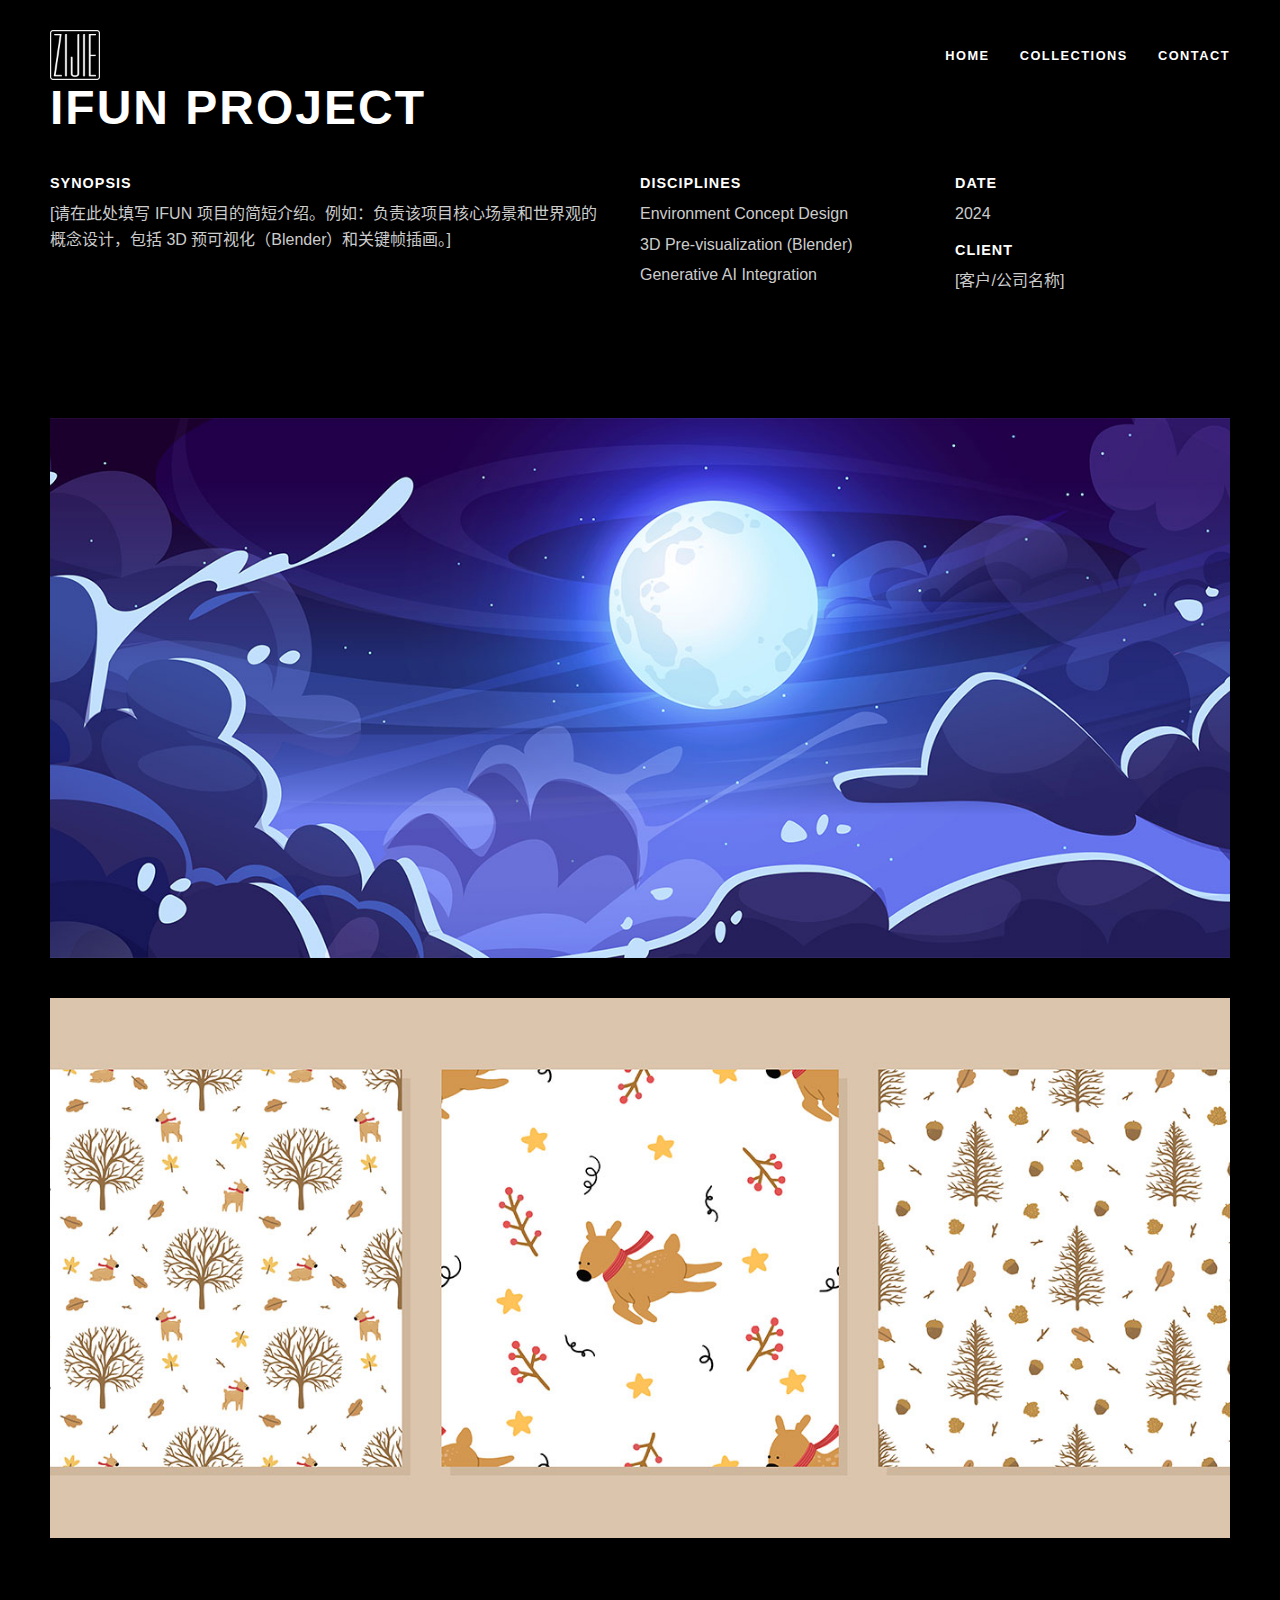
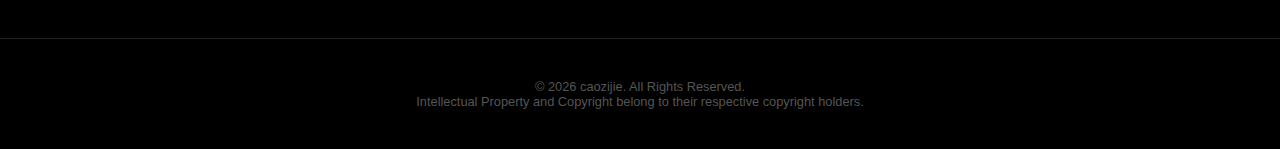
<file: page1.html>
<!DOCTYPE html>
<html lang="zh-CN">
<head>
    <meta charset="UTF-8">
    <meta name="viewport" content="width=device-width, initial-scale=1.0">
    <title>IFUN | ZIJIE Portfolio</title>
    
    <link rel="stylesheet" href="style.css"> 
    
</head>
<body>
    <button id="backToTopBtn" title="Back to Top" type="button" aria-label="回到顶部">↑</button>

    <nav class="navbar">
        <a href="index.html" class="logo" aria-label="ZIJIE"><span class="logo-icon" aria-hidden="true"></span></a>
        <div class="nav-menu">
            <a href="index.html">HOME</a>
            <a href="collections.html">COLLECTIONS</a>
            <a href="#">CONTACT</a>
        </div>
        <div class="hamburger" id="hamburger">
            <span></span>
            <span></span>
            <span></span>
        </div>
    </nav>

    <header class="project-header">
        <h1 class="project-title">IFUN PROJECT</h1>

        <div class="info-grid">
            
            <div class="info-col">
                <h3>SYNOPSIS</h3>
                <p>
                    [请在此处填写 IFUN 项目的简短介绍。例如：负责该项目核心场景和世界观的概念设计，包括 3D 预可视化（Blender）和关键帧插画。]
                </p>
            </div>

            <div class="info-col">
                <h3>DISCIPLINES</h3>
                <p>
                    Environment Concept Design
                </p>
                <p>
                    3D Pre-visualization (Blender)
                </p>
                <p>
                    Generative AI Integration
                </p>
            </div>

            <div class="info-col">
                <h3>DATE</h3>
                <p>
                    2024
                </p>
                <h3 style="margin-top: 15px;">CLIENT</h3>
                <p>
                    [客户/公司名称]
                </p>
            </div>
        </div>
    </header>

    <section class="image-section">
        <div class="hero-image" style="background-image: url('bg_ifun.jpg');">
        </div>
        
        <div class="hero-image" style="background-image: url('bg1_ifun.jpg');">
        </div>
        
    </section>

    <footer class="footer">
        <p>&copy; 2026 caozijie. All Rights Reserved.</p>
        <p>Intellectual Property and Copyright belong to their respective copyright holders.</p>
    </footer>

    <script src="script.js" defer></script>

</body>
</html>
</file>
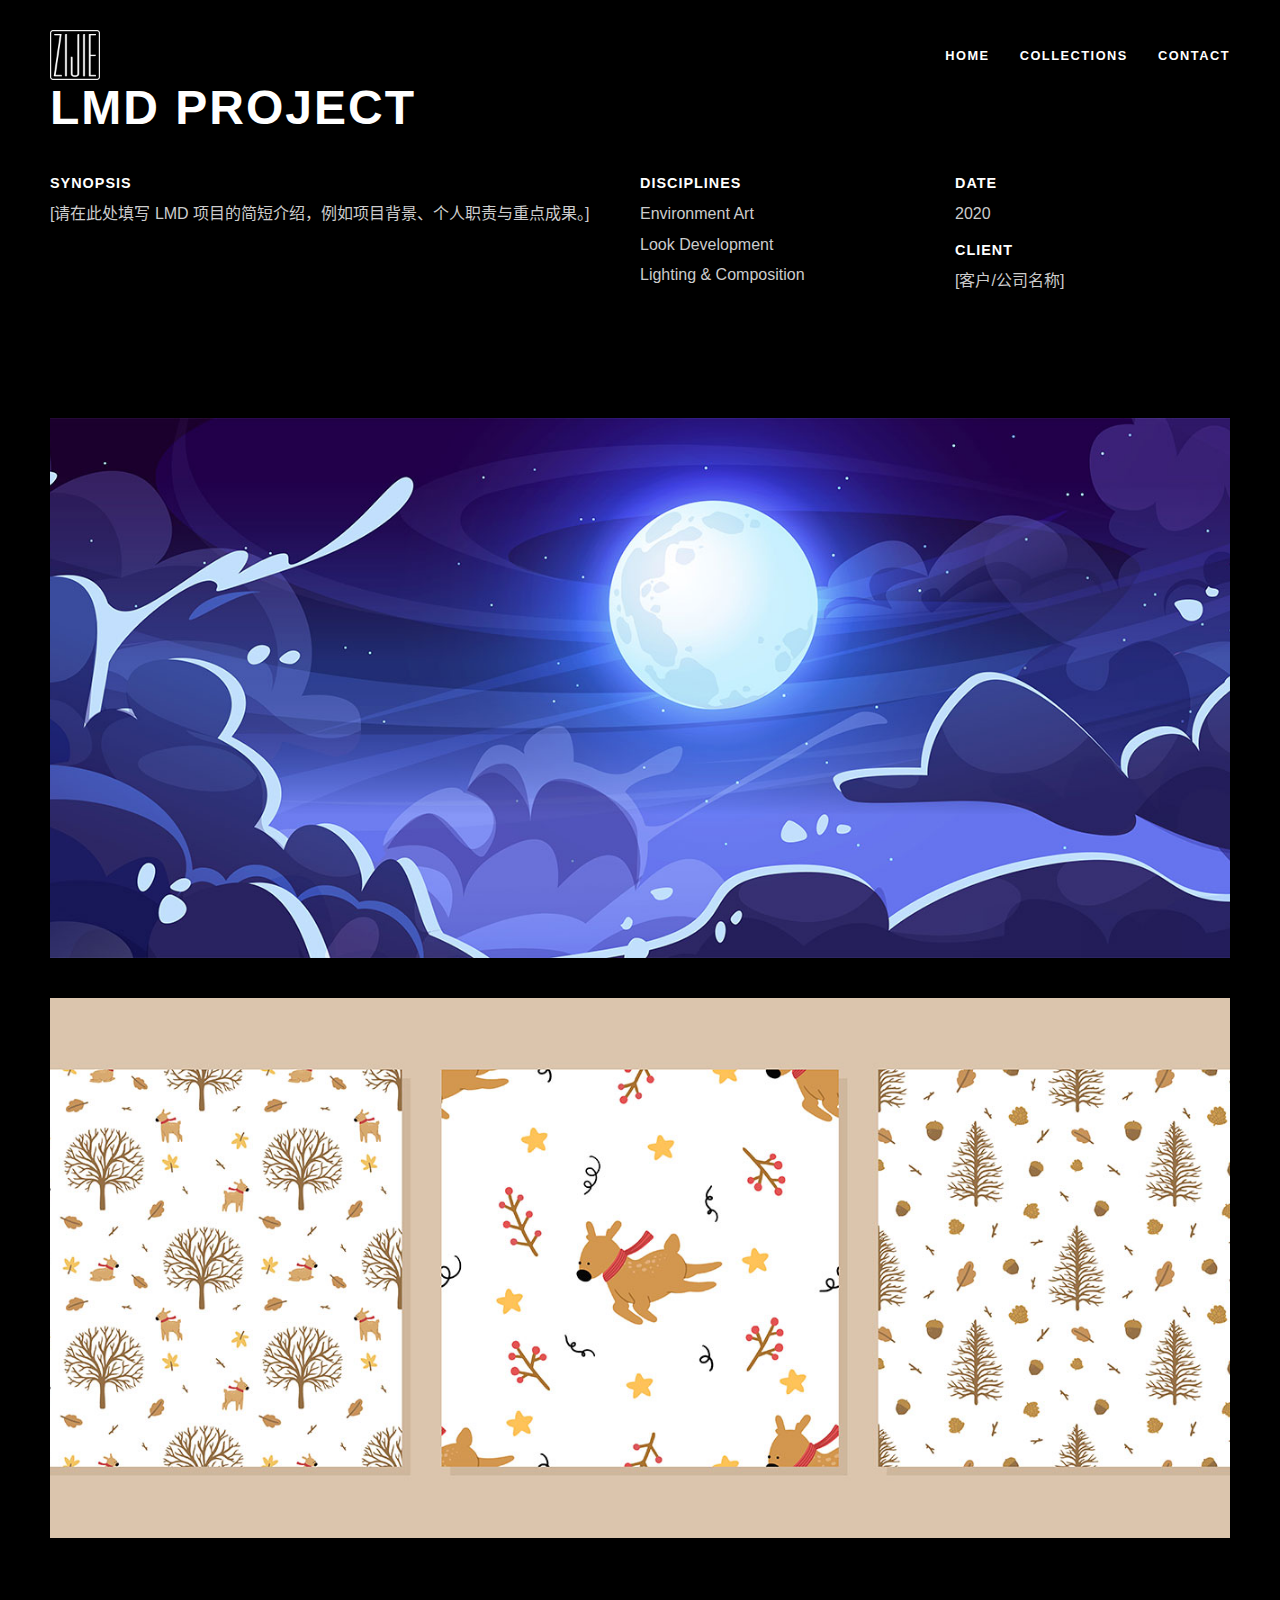
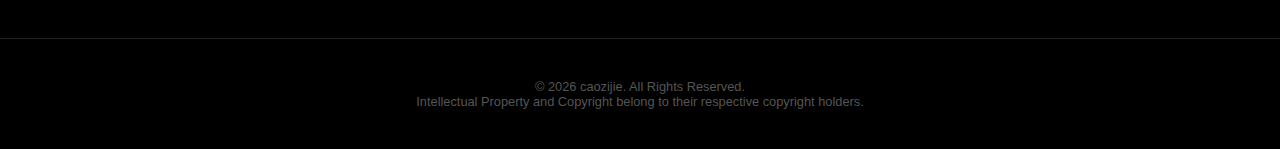
<file: page2.html>
<!DOCTYPE html>
<html lang="zh-CN">
<head>
    <meta charset="UTF-8">
    <meta name="viewport" content="width=device-width, initial-scale=1.0">
    <title>LMD | ZIJIE Portfolio</title>
    <link rel="stylesheet" href="style.css">
</head>
<body>
    <button id="backToTopBtn" title="Back to Top" type="button" aria-label="回到顶部">↑</button>

    <nav class="navbar">
        <a href="index.html" class="logo" aria-label="ZIJIE"><span class="logo-icon" aria-hidden="true"></span></a>
        <div class="nav-menu">
            <a href="index.html">HOME</a>
            <a href="collections.html">COLLECTIONS</a>
            <a href="#">CONTACT</a>
        </div>
        <div class="hamburger" id="hamburger">
            <span></span>
            <span></span>
            <span></span>
        </div>
    </nav>

    <header class="project-header">
        <h1 class="project-title">LMD PROJECT</h1>
        <div class="info-grid">
            <div class="info-col">
                <h3>SYNOPSIS</h3>
                <p>
                    [请在此处填写 LMD 项目的简短介绍，例如项目背景、个人职责与重点成果。]
                </p>
            </div>
            <div class="info-col">
                <h3>DISCIPLINES</h3>
                <p>Environment Art</p>
                <p>Look Development</p>
                <p>Lighting &amp; Composition</p>
            </div>
            <div class="info-col">
                <h3>DATE</h3>
                <p>2020</p>
                <h3 style="margin-top: 15px;">CLIENT</h3>
                <p>[客户/公司名称]</p>
            </div>
        </div>
    </header>

    <section class="image-section">
        <div class="hero-image" style="background-image: url('bg_ifun.jpg');"></div>
        <div class="hero-image" style="background-image: url('bg1_ifun.jpg');"></div>
    </section>

    <footer class="footer">
        <p>&copy; 2026 caozijie. All Rights Reserved.</p>
        <p>Intellectual Property and Copyright belong to their respective copyright holders.</p>
    </footer>

    <script src="script.js" defer></script>
</body>
</html>
</file>
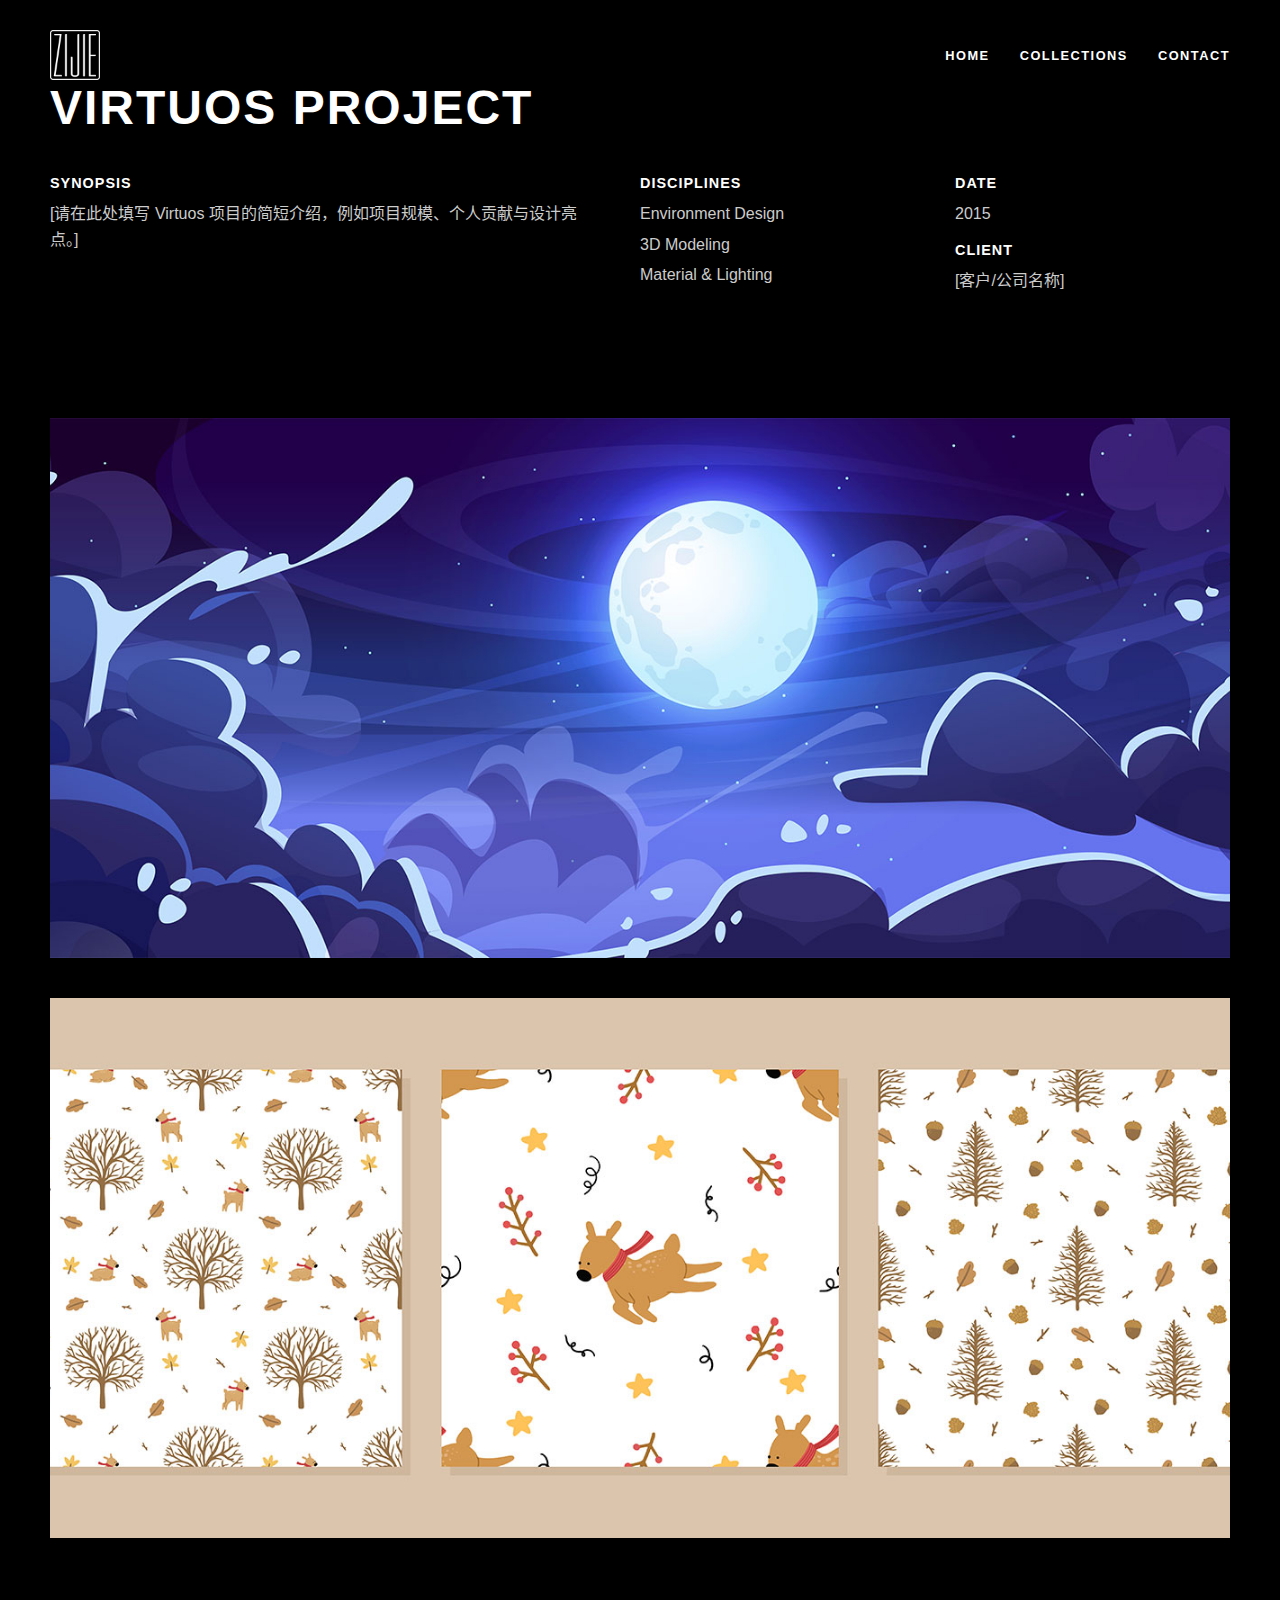
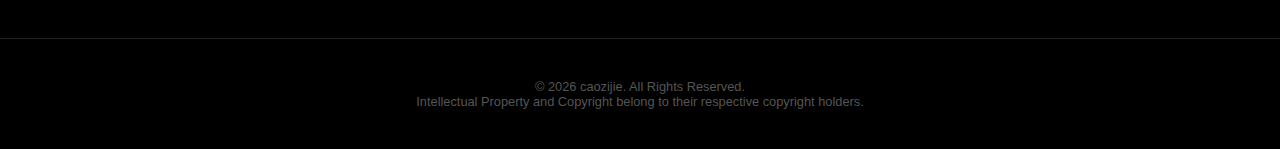
<file: page3.html>
<!DOCTYPE html>
<html lang="zh-CN">
<head>
    <meta charset="UTF-8">
    <meta name="viewport" content="width=device-width, initial-scale=1.0">
    <title>Virtuos | ZIJIE Portfolio</title>
    <link rel="stylesheet" href="style.css">
</head>
<body>
    <button id="backToTopBtn" title="Back to Top" type="button" aria-label="回到顶部">↑</button>

    <nav class="navbar">
        <a href="index.html" class="logo" aria-label="ZIJIE"><span class="logo-icon" aria-hidden="true"></span></a>
        <div class="nav-menu">
            <a href="index.html">HOME</a>
            <a href="collections.html">COLLECTIONS</a>
            <a href="#">CONTACT</a>
        </div>
        <div class="hamburger" id="hamburger">
            <span></span>
            <span></span>
            <span></span>
        </div>
    </nav>

    <header class="project-header">
        <h1 class="project-title">VIRTUOS PROJECT</h1>
        <div class="info-grid">
            <div class="info-col">
                <h3>SYNOPSIS</h3>
                <p>
                    [请在此处填写 Virtuos 项目的简短介绍，例如项目规模、个人贡献与设计亮点。]
                </p>
            </div>
            <div class="info-col">
                <h3>DISCIPLINES</h3>
                <p>Environment Design</p>
                <p>3D Modeling</p>
                <p>Material &amp; Lighting</p>
            </div>
            <div class="info-col">
                <h3>DATE</h3>
                <p>2015</p>
                <h3 style="margin-top: 15px;">CLIENT</h3>
                <p>[客户/公司名称]</p>
            </div>
        </div>
    </header>

    <section class="image-section">
        <div class="hero-image" style="background-image: url('bg_ifun.jpg');"></div>
        <div class="hero-image" style="background-image: url('bg1_ifun.jpg');"></div>
    </section>

    <footer class="footer">
        <p>&copy; 2026 caozijie. All Rights Reserved.</p>
        <p>Intellectual Property and Copyright belong to their respective copyright holders.</p>
    </footer>

    <script src="script.js" defer></script>
</body>
</html>
</file>
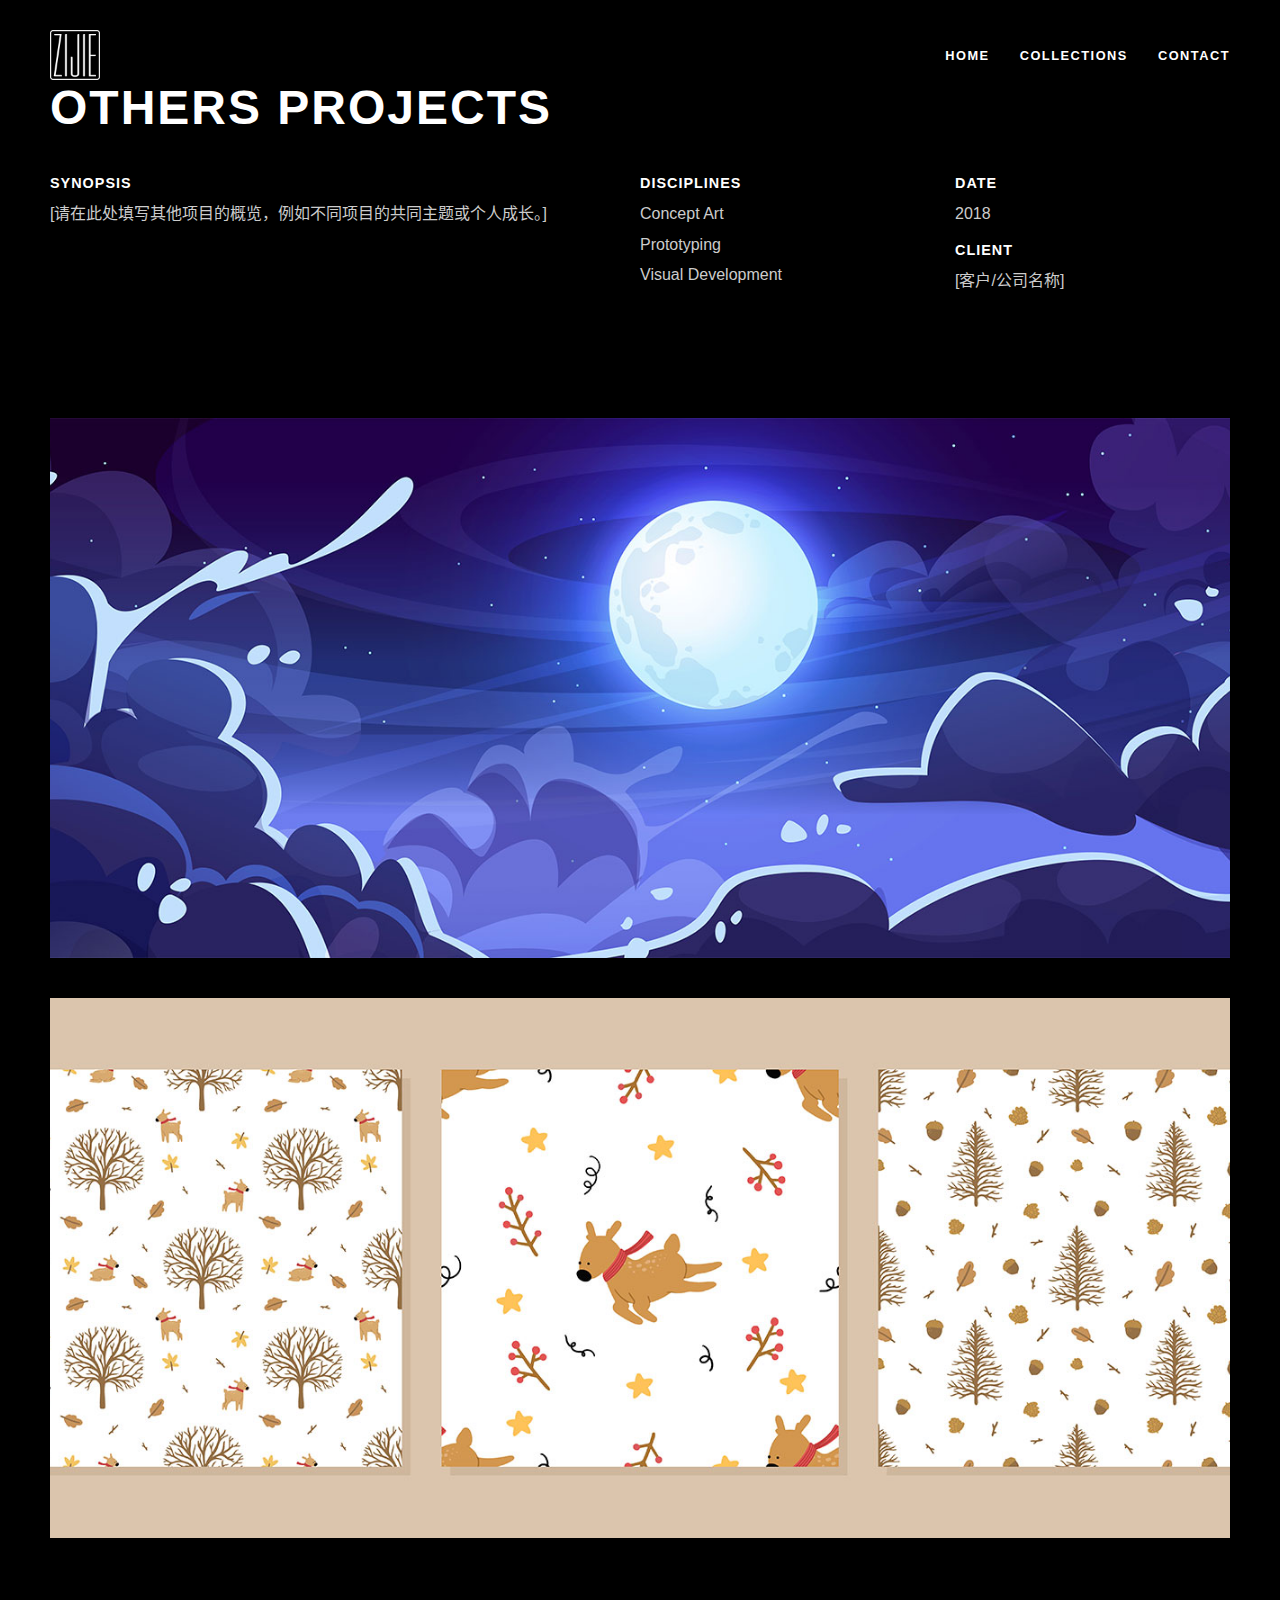
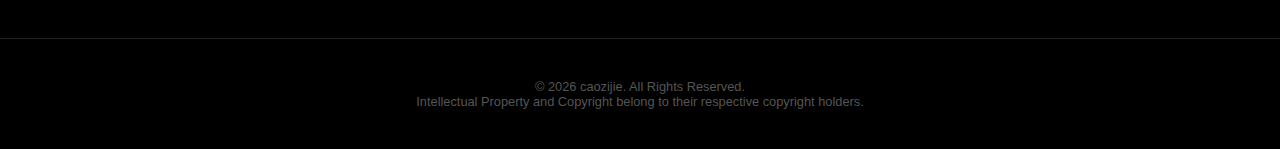
<file: page4.html>
<!DOCTYPE html>
<html lang="zh-CN">
<head>
    <meta charset="UTF-8">
    <meta name="viewport" content="width=device-width, initial-scale=1.0">
    <title>Others | ZIJIE Portfolio</title>
    <link rel="stylesheet" href="style.css">
</head>
<body>
    <button id="backToTopBtn" title="Back to Top" type="button" aria-label="回到顶部">↑</button>

    <nav class="navbar">
        <a href="index.html" class="logo" aria-label="ZIJIE"><span class="logo-icon" aria-hidden="true"></span></a>
        <div class="nav-menu">
            <a href="index.html">HOME</a>
            <a href="collections.html">COLLECTIONS</a>
            <a href="#">CONTACT</a>
        </div>
        <div class="hamburger" id="hamburger">
            <span></span>
            <span></span>
            <span></span>
        </div>
    </nav>

    <header class="project-header">
        <h1 class="project-title">OTHERS PROJECTS</h1>
        <div class="info-grid">
            <div class="info-col">
                <h3>SYNOPSIS</h3>
                <p>
                    [请在此处填写其他项目的概览，例如不同项目的共同主题或个人成长。]
                </p>
            </div>
            <div class="info-col">
                <h3>DISCIPLINES</h3>
                <p>Concept Art</p>
                <p>Prototyping</p>
                <p>Visual Development</p>
            </div>
            <div class="info-col">
                <h3>DATE</h3>
                <p>2018</p>
                <h3 style="margin-top: 15px;">CLIENT</h3>
                <p>[客户/公司名称]</p>
            </div>
        </div>
    </header>

    <section class="image-section">
        <div class="hero-image" style="background-image: url('bg_ifun.jpg');"></div>
        <div class="hero-image" style="background-image: url('bg1_ifun.jpg');"></div>
    </section>

    <footer class="footer">
        <p>&copy; 2026 caozijie. All Rights Reserved.</p>
        <p>Intellectual Property and Copyright belong to their respective copyright holders.</p>
    </footer>

    <script src="script.js" defer></script>
</body>
</html>
</file>
<file: style.css>
/* =========================================
   0. 颜色配置 (在这里修改颜色)
   ========================================= */
:root {
    /* 把 #ff4500 改成任何你想要的颜色代码即可 */
    --accent-color: #ff4500; 
}

/* 1. 全局重置 */
* {
    margin: 0;
    padding: 0;
    box-sizing: border-box;
}

html {
    scroll-behavior: smooth; /* 全局平滑滚动 */
}

body {
    font-family: 'Helvetica Neue', Arial, sans-serif;
    background-color: #000; /* 修复：将默认背景设为黑色，防止视频区域露出白色 */
    color: #000; /* 默认文字颜色依然是黑色（用于列表区域的悬停） */
    overflow-x: hidden;
    position: relative;
}

/* 2. 顶部导航栏 */
.navbar {
    position: absolute;
    top: 0;
    left: 0;
    width: 100%;
    padding: 30px 50px;
    display: flex;
    justify-content: space-between;
    align-items: center;
    z-index: 100;
}

/* 首页导航栏（默认白色 logo/文字） */
.navbar .logo-icon,
.navbar .hamburger span {
    background-color: white; /* 默认白色 */
}

.navbar .nav-menu a {
    color: white; /* 链接默认白色 */
}

/* 针对子页面的导航栏 (project-header 内部的 navbar) */
.project-header .navbar {
    position: relative; /* 项目页面的导航栏不再是绝对定位，方便与 header 一起滚动 */
    padding: 30px 50px 0 50px;
}

.logo {
    display: flex;
    align-items: center;
    text-decoration: none;
    letter-spacing: 2px;
    transition: color 0.3s;
}

/* 使用 PNG 作为遮罩（mask），背景色由 --accent-color 控制 */
.logo-icon {
    width: 50px;
    height: 50px;
    display: inline-block;
    background-color: white; 
    -webkit-mask: url("logo-150x150.png") no-repeat center / contain;
    mask: url("logo-150x150.png") no-repeat center / contain;
    transition: background-color 0.25s ease, transform 0.25s ease;
}

/* 悬停时使用统一的 accent 颜色 */
.logo:hover .logo-icon {
    background-color: var(--accent-color);
    transform: translateY(-2px);
}

.nav-menu {
    display: flex;
    gap: 30px;
}

.hamburger {
    display: none;
    flex-direction: column;
    cursor: pointer;
    gap: 4px;
}

.hamburger span {
    width: 25px;
    height: 3px;
    background-color: white;
    transition: 0.3s;
}

.hamburger.active span:nth-child(1) {
    transform: rotate(-45deg) translate(-5px, 5px);
}

.hamburger.active span:nth-child(2) {
    opacity: 0;
}

.hamburger.active span:nth-child(3) {
    transform: rotate(45deg) translate(-5px, -5px);
}

.nav-menu a {
    text-decoration: none;
    color: white; 
    font-size: 0.8rem;
    font-weight: bold;
    letter-spacing: 1.5px;
    text-transform: uppercase;
    transition: color 0.3s; /* 颜色渐变过渡 */
}

/* --- 鼠标悬停变色效果（对所有导航链接都有效） --- */
.nav-menu a:hover {
    color: var(--accent-color); /* 悬停时变橙色 */
}

.nav-menu a.is-active {
    color: var(--accent-color);
}

/* 3. Hero 区域 (视频背景) - 关键修复 */
.hero-section {
    position: relative;
    width: 100%;
    height: 75vh; 
    display: flex;
    flex-direction: column;
    justify-content: center;
    align-items: center;
    text-align: center;
    color: white;
    overflow: hidden;
}

.hero-video {
    position: absolute;
    top: 0;
    left: 0;
    width: 100%;
    height: 100%;
    object-fit: cover;
    z-index: -1;
}

.hero-overlay {
    position: absolute;
    top: 0;
    left: 0;
    width: 100%;
    height: 100%;
    background: rgba(0, 0, 0, 0.3);
    z-index: 0;
}

.hero-content {
    position: relative;
    z-index: 1;
    max-width: 900px;
    padding: 0 20px;
}

.hero-title {
    font-size: 4.5rem;
    font-weight: 800;
    margin-bottom: 15px;
    text-transform: uppercase;
    letter-spacing: 2px;
}

.hero-subtitle {
    font-size: 1.1rem;
    letter-spacing: 3px;
    text-transform: uppercase;
    font-weight: 400;
}

/* 4. 下方列表区域 - 关键修改：改为黑色背景 */
.list-section {
    padding: 60px 50px 40px 50px; 
    color: #fff; /* 关键修改：文字为白色 */
}

.project-list {
    display: flex;
    flex-direction: column;
    width: 100%;
    max-width: 1200px;
    margin: 0 auto;
}

.list-item {
    display: flex;
    align-items: center;
    justify-content: space-between;
    padding: 25px 0;
    border-bottom: 1px solid #fff; /* 关键修改：白色分割线 */
    text-decoration: none;
    color: #fff; /* 关键修改：链接文字为白色 */
    transition: all 0.4s cubic-bezier(0.16, 1, 0.3, 1);
}

.item-number {
    font-family: 'Courier New', monospace;
    font-size: 1rem;
    margin-right: 40px;
    font-weight: bold;
}

.item-title {
    flex: 1;
    font-size: 1.2rem;
    font-weight: bold;
    letter-spacing: 1px;
    text-transform: uppercase;
    text-decoration: underline;
    text-underline-offset: 5px;
}

.item-arrow {
    font-size: 1.5rem;
    font-weight: light;
}

/* 列表悬停时颜色反转 */
.list-item:hover {
    background-color: #fff;
    color: #000;
    padding-left: 20px;
    padding-right: 20px;
}

.list-item:hover .item-title {
    text-decoration: none;
}

/* 5. 底部版权 Footer */
.footer {
    padding: 40px 20px;
    text-align: center;
    font-size: 0.8rem;
    color: #555; /* 使用浅灰色文字 */
    border-top: 1px solid #222; /* 使用深色分割线 */
}

/* 5.1 Collections 页面 */
.collections-hero {
    padding: 140px 50px 60px 50px;
    color: #fff;
    text-align: left;
}

.collections-hero-content {
    max-width: 1200px;
    margin: 0 auto;
}

.collections-title {
    font-size: 3rem;
    font-weight: 800;
    letter-spacing: 2px;
}

.collections-subtitle {
    margin-top: 15px;
    font-size: 1rem;
    letter-spacing: 2px;
    text-transform: uppercase;
    color: #ccc;
}

.collections-gallery {
    padding: 40px 50px 80px 50px;
}

.gallery-grid {
    display: grid;
    grid-template-columns: repeat(auto-fit, minmax(220px, 1fr));
    gap: 24px;
    max-width: 1200px;
    margin: 0 auto;
}

.gallery-item {
    border: none;
    padding: 0;
    margin: 0;
    background: none;
    cursor: pointer;
    border-radius: 12px;
    overflow: hidden;
    aspect-ratio: 1 / 1;
    position: relative;
}

.gallery-item img {
    width: 100%;
    height: 100%;
    object-fit: cover;
    transition: transform 0.35s ease;
    display: block;
}

.gallery-item::after {
    content: "";
    position: absolute;
    inset: 0;
    background: rgba(0, 0, 0, 0.25);
    opacity: 0;
    transition: opacity 0.35s ease;
}

.gallery-item:hover img,
.gallery-item:focus-visible img {
    transform: scale(1.08);
}

.gallery-item:hover::after,
.gallery-item:focus-visible::after {
    opacity: 1;
}

.lightbox {
    position: fixed;
    inset: 0;
    background: rgba(0, 0, 0, 0.75);
    display: flex;
    align-items: center;
    justify-content: center;
    opacity: 0;
    visibility: hidden;
    transition: opacity 0.3s ease, visibility 0.3s ease;
    z-index: 1000;
    padding: 40px 20px;
}

.lightbox.is-open {
    opacity: 1;
    visibility: visible;
}

.lightbox-image {
    max-width: min(1200px, 90vw);
    max-height: 85vh;
    border-radius: 12px;
    box-shadow: 0 20px 50px rgba(0, 0, 0, 0.45);
}

.lightbox-close {
    position: absolute;
    top: 30px;
    right: 30px;
    width: 42px;
    height: 42px;
    border-radius: 50%;
    border: none;
    background: rgba(255, 255, 255, 0.9);
    color: #000;
    font-size: 28px;
    cursor: pointer;
}

body.modal-open {
    overflow: hidden;
}

/* 6. 回到顶部按钮 */
#backToTopBtn {
    position: fixed; 
    bottom: 30px;
    right: 30px;
    width: 50px;
    height: 50px;
    background-color: #fff; /* 关键修改：在黑色背景下按钮初始颜色用白色 */
    color: #000; /* 箭头颜色用黑色 */
    border: none;
    border-radius: 50%; 
    font-size: 24px;
    cursor: pointer;
    z-index: 999;
    opacity: 0; 
    visibility: hidden;
    transition: all 0.3s ease;
    display: flex;
    align-items: center;
    justify-content: center;
    box-shadow: 0 4px 10px rgba(255,255,255,0.3); /* 白色阴影 */
}

#backToTopBtn:hover {
    background-color: var(--accent-color); /* 悬停时变橙色 */
    color: white; /* 悬停时箭头变白色 */
    transform: translateY(-5px); 
}

/* 当添加了 .show 类时显示 */
#backToTopBtn.show {
    opacity: 1;
    visibility: visible;
}

/* 手机端适配 */
@media (max-width: 768px) {
    .navbar { padding: 20px; }
    .nav-menu {
        display: none;
        position: absolute;
        top: 100%;
        right: 20px;
        background-color: rgba(0,0,0,0.9);
        flex-direction: column;
        gap: 20px;
        padding: 20px;
        border-radius: 5px;
        width: 200px;
    }
    
    .nav-menu.active { display: flex; }
    .hamburger { display: flex; }
    .hero-title { font-size: 2.5rem; }
    .list-section { padding: 40px 20px; }
    .collections-hero { padding: 120px 20px 40px 20px; }
    .collections-gallery { padding: 30px 20px 60px 20px; }
    #backToTopBtn { bottom: 20px; right: 20px; width: 40px; height: 40px; font-size: 20px;}
    .info-grid { grid-template-columns: 1fr; gap: 30px; }
}

/* 7. 项目页面样式 */
.project-header {
    color: white; /* 白色文字 */
    padding: 80px 50px 60px 50px;
    text-align: left; 
}

.project-title {
    font-size: 3rem;
    font-weight: 800;
    margin-bottom: 40px;
    text-transform: uppercase;
    letter-spacing: 2px;
    text-align: left;
}

.info-grid {
    display: grid;
    grid-template-columns: 2fr 1fr 1fr; 
    gap: 40px;
    max-width: 1200px;
    margin: 0 auto;
}

.info-col h3 {
    font-size: 0.9rem;
    font-weight: bold;
    text-transform: uppercase;
    letter-spacing: 1px;
    margin-bottom: 10px;
    color: white; /* 标题颜色改为白色 */
}

.info-col p {
    font-size: 1rem;
    line-height: 1.6;
    margin-bottom: 5px;
    color: #ccc; /* 描述文字颜色稍微浅一些 */
}

.image-section {
    padding: 60px 50px;
}

.hero-image {
    width: 100%;
    height: 60vh;
    background-size: cover;
    background-position: center;
    background-repeat: no-repeat;
    margin-bottom: 40px; /* 增加图片之间的间距 */
}
</file>
